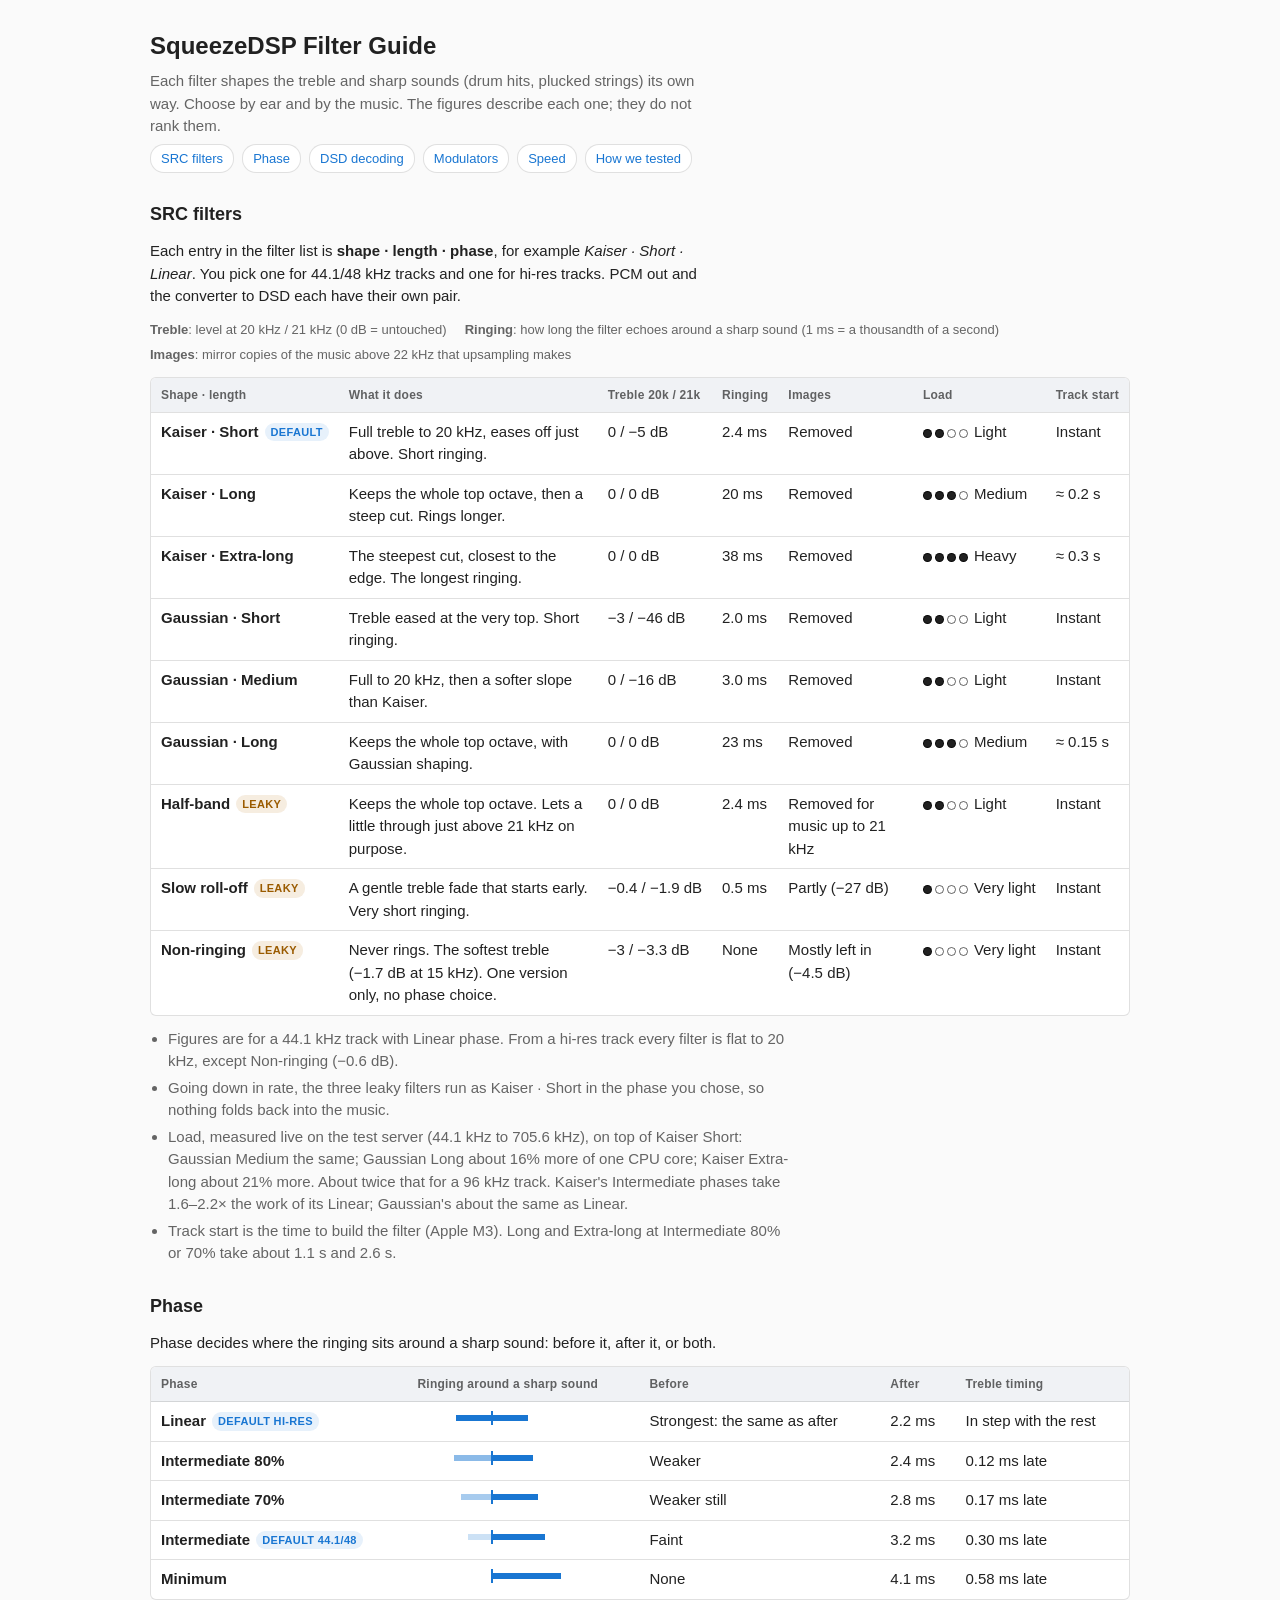
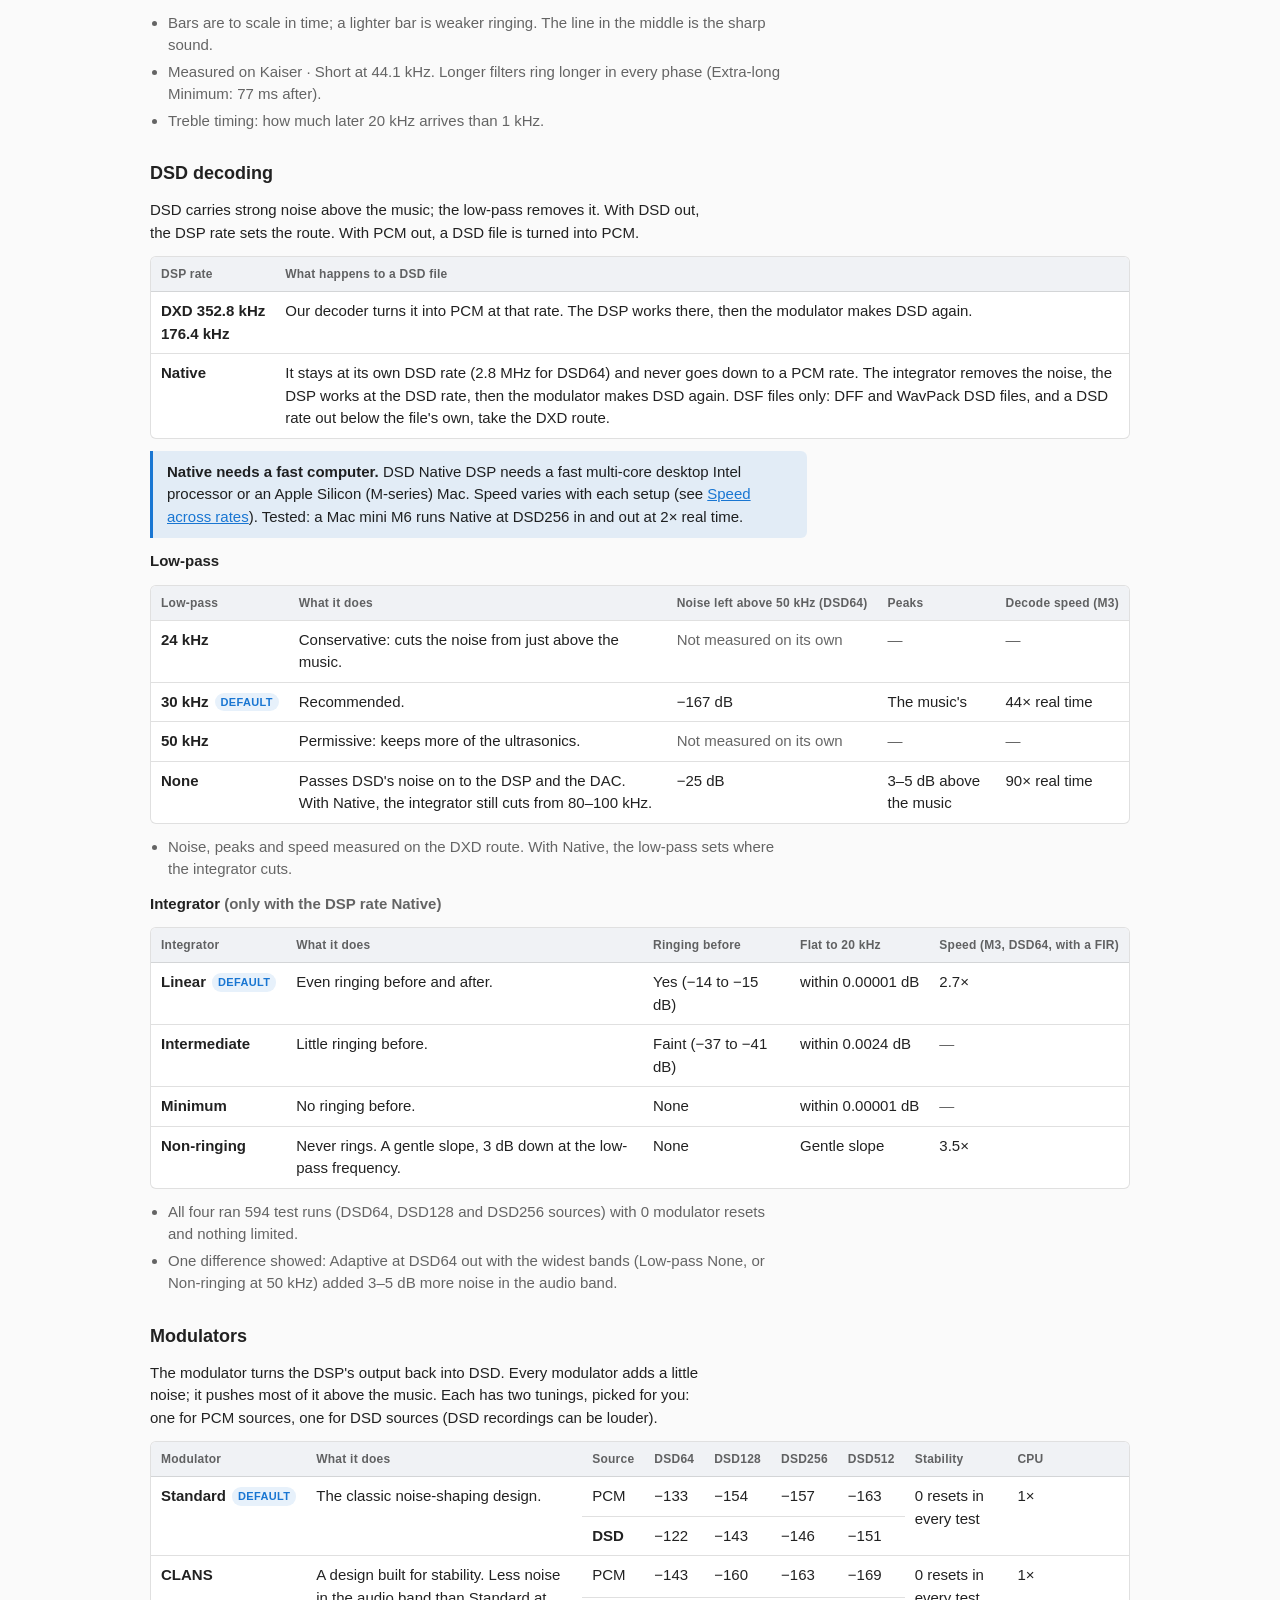
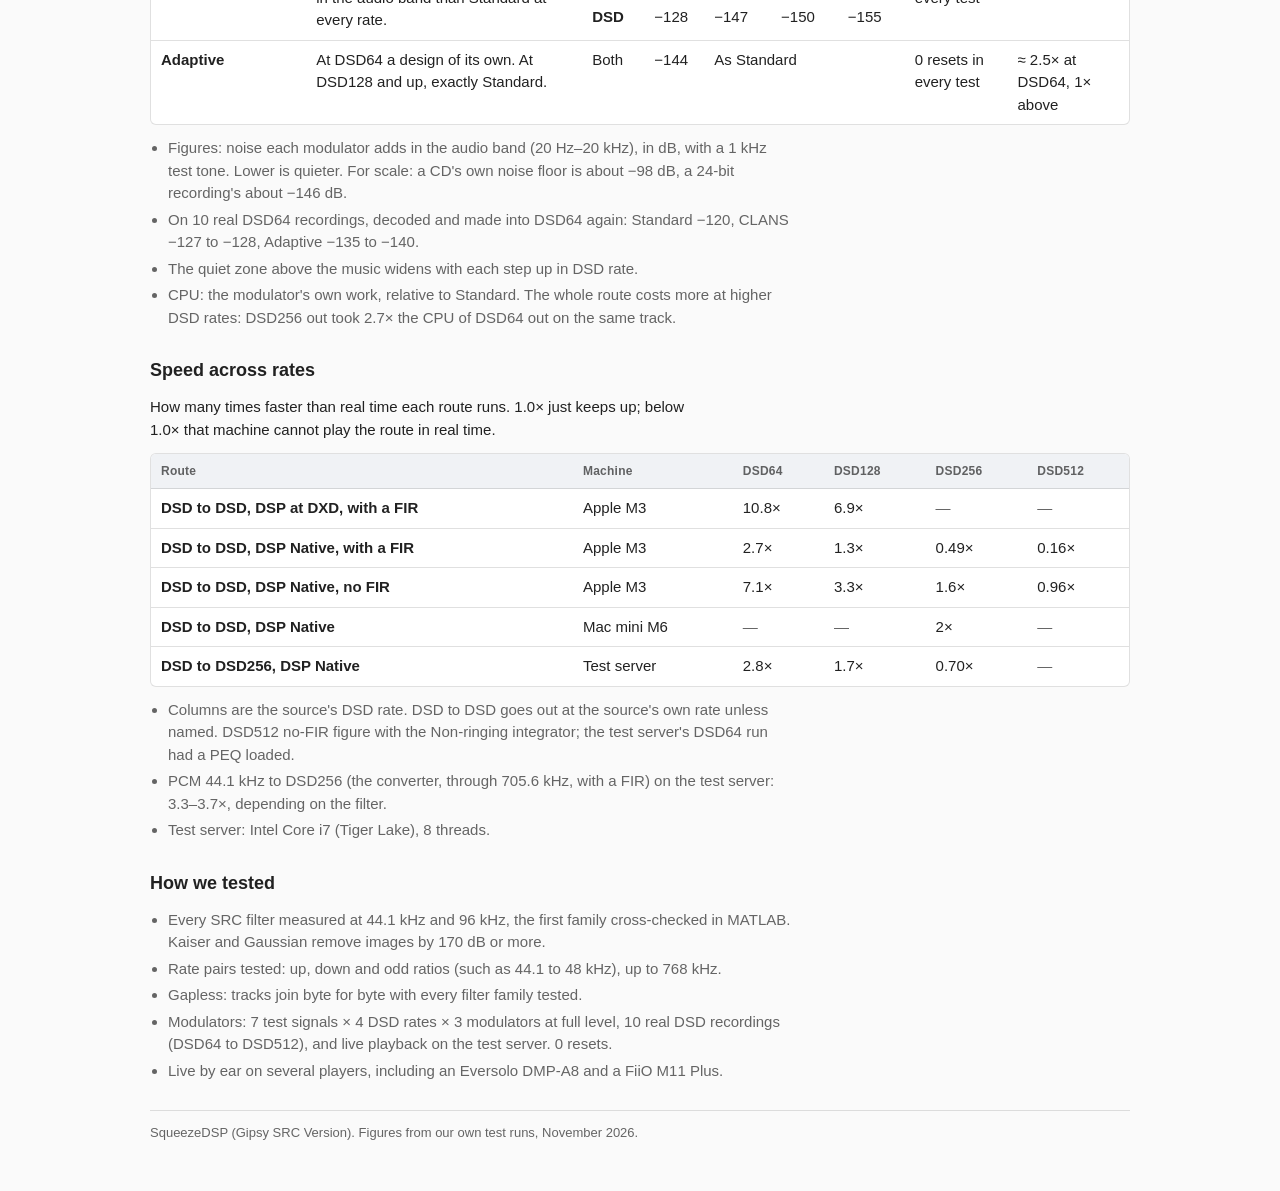
<file: SqueezeDSP/HTML/EN/plugins/SqueezeDSP/filters.html>
<!doctype html>
<html lang="en">
<head>
<meta charset="utf-8">
<meta name="viewport" content="width=device-width, initial-scale=1">
<!-- The filter guide, linked from both pages. The same text is published as the shareable copy:
     edit both together (Simon 2026-11-23). -->
<title>SqueezeDSP Filter Guide</title>
<style>
/* Layout: one reading column of tables, Material's own greys and blue so it sits beside the plugin's pages. */
:root {
  --bg: #fafafa; --card: #ffffff; --fg: rgba(0,0,0,0.87); --dim: rgba(0,0,0,0.6);
  --line: rgba(0,0,0,0.12); --head: #f0f2f5; --accent: #1976d2; --chip: rgba(25,118,210,0.10);
  --leak: #9a5b00; --leakbg: rgba(178,106,0,0.12);
  --font: Roboto, -apple-system, BlinkMacSystemFont, "Segoe UI", "Helvetica Neue", Arial, sans-serif;
}
@media (prefers-color-scheme: dark) { :root:not([data-theme="light"]) {
  --bg: #212121; --card: #2b2b2b; --fg: #ffffff; --dim: rgba(255,255,255,0.64);
  --line: rgba(255,255,255,0.12); --head: #333538; --accent: #82b1ff; --chip: rgba(130,177,255,0.14);
  --leak: #ffb74d; --leakbg: rgba(255,183,77,0.14); color-scheme: dark } }
:root[data-theme="dark"] {
  --bg: #212121; --card: #2b2b2b; --fg: #ffffff; --dim: rgba(255,255,255,0.64);
  --line: rgba(255,255,255,0.12); --head: #333538; --accent: #82b1ff; --chip: rgba(130,177,255,0.14);
  --leak: #ffb74d; --leakbg: rgba(255,183,77,0.14); color-scheme: dark }
body { background: var(--bg); color: var(--fg); font: 15px/1.5 var(--font); }
.wrap { max-width: 980px; margin: 0 auto; padding-block: 20px 40px;
  padding-left: max(16px, env(safe-area-inset-left, 0px)); padding-right: max(16px, env(safe-area-inset-right, 0px));
  display: grid; gap: 28px; }
header { display: grid; gap: 6px; }
h1 { font-size: 24px; font-weight: 600; margin: 0; text-wrap: balance; }
h2 { font-size: 18px; font-weight: 600; margin: 0; text-wrap: balance; }
h3 { font-size: 15px; font-weight: 600; margin: 0; }
p { margin: 0; max-width: 68ch; }
.lead { color: var(--dim); }
nav { display: flex; flex-wrap: wrap; gap: 8px; }
nav a { color: var(--accent); text-decoration: none; padding: 4px 10px; border: 1px solid var(--line);
  border-radius: 14px; font-size: 13px; background: var(--card); }
nav a:hover, nav a:focus-visible { border-color: var(--accent); outline: none; }
section { display: grid; gap: 12px; min-width: 0; scroll-margin-top: 12px; }
.tbl { overflow-x: auto; border: 1px solid var(--line); border-radius: 6px; background: var(--card); }
table { border-collapse: collapse; width: 100%; font-variant-numeric: tabular-nums; }
th, td { text-align: left; vertical-align: top; padding: 8px 10px; border-bottom: 1px solid var(--line); }
tbody tr:last-child td { border-bottom: 0; }
th { background: var(--head); font-size: 12px; font-weight: 600; letter-spacing: 0.02em; color: var(--dim);
  white-space: nowrap; }
td.n { white-space: nowrap; }
td:first-child { font-weight: 600; white-space: nowrap; }
.chip { display: inline-block; font-size: 11px; font-weight: 600; letter-spacing: 0.03em; padding: 1px 6px;
  border-radius: 9px; background: var(--chip); color: var(--accent); margin-left: 6px; vertical-align: 1px; }
.chip.leak { background: var(--leakbg); color: var(--leak); }
.meter { display: inline-flex; gap: 3px; vertical-align: -1px; margin-right: 6px; }
.meter i { width: 7px; height: 7px; border-radius: 50%; border: 1px solid var(--dim); }
.meter i.on { background: var(--fg); border-color: var(--fg); }
.dim { color: var(--dim); }
.notes { display: grid; gap: 4px; padding-left: 18px; margin: 0; color: var(--dim); max-width: 75ch; }
.callout { border-left: 3px solid var(--accent); background: var(--chip); padding: 10px 14px; border-radius: 0 6px 6px 0; max-width: 75ch; }
.callout a { color: var(--accent); }
.ring { color: var(--accent); display: block; }
.key { display: flex; flex-wrap: wrap; gap: 6px 18px; color: var(--dim); font-size: 13px; }
footer { color: var(--dim); font-size: 13px; border-top: 1px solid var(--line); padding-top: 12px; }
@media (max-width: 520px) { h1 { font-size: 21px; } th, td { padding: 7px 8px; } }
</style>
</head>
<body>

<div class="wrap">
<header>
  <h1>SqueezeDSP Filter Guide</h1>
  <p class="lead">Each filter shapes the treble and sharp sounds (drum hits, plucked strings) its own way. Choose by ear and by the music. The figures describe each one; they do not rank them.</p>
  <nav aria-label="Sections">
    <a href="#src">SRC filters</a><a href="#phase">Phase</a><a href="#dsd">DSD decoding</a>
    <a href="#mod">Modulators</a><a href="#speed">Speed</a><a href="#tests">How we tested</a>
  </nav>
</header>

<section id="src">
  <h2>SRC filters</h2>
  <p>Each entry in the filter list is <b>shape · length · phase</b>, for example <i>Kaiser · Short · Linear</i>. You pick one for 44.1/48 kHz tracks and one for hi-res tracks. PCM out and the converter to DSD each have their own pair.</p>
  <div class="key"><span><b>Treble</b>: level at 20 kHz / 21 kHz (0 dB = untouched)</span><span><b>Ringing</b>: how long the filter echoes around a sharp sound (1 ms = a thousandth of a second)</span><span><b>Images</b>: mirror copies of the music above 22 kHz that upsampling makes</span></div>
  <div class="tbl"><table>
    <thead><tr><th>Shape · length</th><th>What it does</th><th>Treble 20k / 21k</th><th>Ringing</th><th>Images</th><th>Load</th><th>Track start</th></tr></thead>
    <tbody>
      <tr><td>Kaiser · Short<span class="chip">DEFAULT</span></td><td>Full treble to 20 kHz, eases off just above. Short ringing.</td><td class="n">0 / −5 dB</td><td class="n">2.4 ms</td><td>Removed</td><td class="n"><span class="meter"><i class="on"></i><i class="on"></i><i></i><i></i></span>Light</td><td class="n">Instant</td></tr>
      <tr><td>Kaiser · Long</td><td>Keeps the whole top octave, then a steep cut. Rings longer.</td><td class="n">0 / 0 dB</td><td class="n">20 ms</td><td>Removed</td><td class="n"><span class="meter"><i class="on"></i><i class="on"></i><i class="on"></i><i></i></span>Medium</td><td class="n">≈ 0.2 s</td></tr>
      <tr><td>Kaiser · Extra-long</td><td>The steepest cut, closest to the edge. The longest ringing.</td><td class="n">0 / 0 dB</td><td class="n">38 ms</td><td>Removed</td><td class="n"><span class="meter"><i class="on"></i><i class="on"></i><i class="on"></i><i class="on"></i></span>Heavy</td><td class="n">≈ 0.3 s</td></tr>
      <tr><td>Gaussian · Short</td><td>Treble eased at the very top. Short ringing.</td><td class="n">−3 / −46 dB</td><td class="n">2.0 ms</td><td>Removed</td><td class="n"><span class="meter"><i class="on"></i><i class="on"></i><i></i><i></i></span>Light</td><td class="n">Instant</td></tr>
      <tr><td>Gaussian · Medium</td><td>Full to 20 kHz, then a softer slope than Kaiser.</td><td class="n">0 / −16 dB</td><td class="n">3.0 ms</td><td>Removed</td><td class="n"><span class="meter"><i class="on"></i><i class="on"></i><i></i><i></i></span>Light</td><td class="n">Instant</td></tr>
      <tr><td>Gaussian · Long</td><td>Keeps the whole top octave, with Gaussian shaping.</td><td class="n">0 / 0 dB</td><td class="n">23 ms</td><td>Removed</td><td class="n"><span class="meter"><i class="on"></i><i class="on"></i><i class="on"></i><i></i></span>Medium</td><td class="n">≈ 0.15 s</td></tr>
      <tr><td>Half-band<span class="chip leak">LEAKY</span></td><td>Keeps the whole top octave. Lets a little through just above 21 kHz on purpose.</td><td class="n">0 / 0 dB</td><td class="n">2.4 ms</td><td>Removed for music up to 21 kHz</td><td class="n"><span class="meter"><i class="on"></i><i class="on"></i><i></i><i></i></span>Light</td><td class="n">Instant</td></tr>
      <tr><td>Slow roll-off<span class="chip leak">LEAKY</span></td><td>A gentle treble fade that starts early. Very short ringing.</td><td class="n">−0.4 / −1.9 dB</td><td class="n">0.5 ms</td><td>Partly (−27 dB)</td><td class="n"><span class="meter"><i class="on"></i><i></i><i></i><i></i></span>Very light</td><td class="n">Instant</td></tr>
      <tr><td>Non-ringing<span class="chip leak">LEAKY</span></td><td>Never rings. The softest treble (−1.7 dB at 15 kHz). One version only, no phase choice.</td><td class="n">−3 / −3.3 dB</td><td class="n">None</td><td>Mostly left in (−4.5 dB)</td><td class="n"><span class="meter"><i class="on"></i><i></i><i></i><i></i></span>Very light</td><td class="n">Instant</td></tr>
    </tbody>
  </table></div>
  <ul class="notes">
    <li>Figures are for a 44.1 kHz track with Linear phase. From a hi-res track every filter is flat to 20 kHz, except Non-ringing (−0.6 dB).</li>
    <li>Going down in rate, the three leaky filters run as Kaiser · Short in the phase you chose, so nothing folds back into the music.</li>
    <li>Load, measured live on the test server (44.1 kHz to 705.6 kHz), on top of Kaiser Short: Gaussian Medium the same; Gaussian Long about 16% more of one CPU core; Kaiser Extra-long about 21% more. About twice that for a 96 kHz track. Kaiser's Intermediate phases take 1.6–2.2× the work of its Linear; Gaussian's about the same as Linear.</li>
    <li>Track start is the time to build the filter (Apple M3). Long and Extra-long at Intermediate 80% or 70% take about 1.1 s and 2.6 s.</li>
  </ul>
</section>

<section id="phase">
  <h2>Phase</h2>
  <p>Phase decides where the ringing sits around a sharp sound: before it, after it, or both.</p>
  <div class="tbl"><table>
    <thead><tr><th>Phase</th><th>Ringing around a sharp sound</th><th>Before</th><th>After</th><th>Treble timing</th></tr></thead>
    <tbody>
      <tr><td>Linear<span class="chip">DEFAULT HI-RES</span></td><td><svg class="ring" width="150" height="16" viewBox="0 0 150 16" role="img" aria-label="Equal ringing before and after"><rect x="39" y="5" width="36" height="6" fill="currentColor"/><rect x="75" y="5" width="36" height="6" fill="currentColor"/><rect x="74" y="1" width="2" height="14" fill="currentColor"/></svg></td><td>Strongest: the same as after</td><td class="n">2.2 ms</td><td>In step with the rest</td></tr>
      <tr><td>Intermediate 80%</td><td><svg class="ring" width="150" height="16" viewBox="0 0 150 16" role="img" aria-label="Weaker ringing before"><rect x="37" y="5" width="38" height="6" fill="currentColor" fill-opacity="0.5"/><rect x="75" y="5" width="41" height="6" fill="currentColor"/><rect x="74" y="1" width="2" height="14" fill="currentColor"/></svg></td><td>Weaker</td><td class="n">2.4 ms</td><td class="n">0.12 ms late</td></tr>
      <tr><td>Intermediate 70%</td><td><svg class="ring" width="150" height="16" viewBox="0 0 150 16" role="img" aria-label="Weaker still before"><rect x="44" y="5" width="31" height="6" fill="currentColor" fill-opacity="0.38"/><rect x="75" y="5" width="46" height="6" fill="currentColor"/><rect x="74" y="1" width="2" height="14" fill="currentColor"/></svg></td><td>Weaker still</td><td class="n">2.8 ms</td><td class="n">0.17 ms late</td></tr>
      <tr><td>Intermediate<span class="chip">DEFAULT 44.1/48</span></td><td><svg class="ring" width="150" height="16" viewBox="0 0 150 16" role="img" aria-label="Faint ringing before"><rect x="51" y="5" width="24" height="6" fill="currentColor" fill-opacity="0.22"/><rect x="75" y="5" width="53" height="6" fill="currentColor"/><rect x="74" y="1" width="2" height="14" fill="currentColor"/></svg></td><td>Faint</td><td class="n">3.2 ms</td><td class="n">0.30 ms late</td></tr>
      <tr><td>Minimum</td><td><svg class="ring" width="150" height="16" viewBox="0 0 150 16" role="img" aria-label="No ringing before"><rect x="75" y="5" width="69" height="6" fill="currentColor"/><rect x="74" y="1" width="2" height="14" fill="currentColor"/></svg></td><td>None</td><td class="n">4.1 ms</td><td class="n">0.58 ms late</td></tr>
    </tbody>
  </table></div>
  <ul class="notes">
    <li>Bars are to scale in time; a lighter bar is weaker ringing. The line in the middle is the sharp sound.</li>
    <li>Measured on Kaiser · Short at 44.1 kHz. Longer filters ring longer in every phase (Extra-long Minimum: 77 ms after).</li>
    <li>Treble timing: how much later 20 kHz arrives than 1 kHz.</li>
  </ul>
</section>

<section id="dsd">
  <h2>DSD decoding</h2>
  <p>DSD carries strong noise above the music; the low-pass removes it. With DSD out, the DSP rate sets the route. With PCM out, a DSD file is turned into PCM.</p>
  <div class="tbl"><table>
    <thead><tr><th>DSP rate</th><th>What happens to a DSD file</th></tr></thead>
    <tbody>
      <tr><td>DXD 352.8 kHz<br>176.4 kHz</td><td>Our decoder turns it into PCM at that rate. The DSP works there, then the modulator makes DSD again.</td></tr>
      <tr><td>Native</td><td>It stays at its own DSD rate (2.8 MHz for DSD64) and never goes down to a PCM rate. The integrator removes the noise, the DSP works at the DSD rate, then the modulator makes DSD again. DSF files only: DFF and WavPack DSD files, and a DSD rate out below the file's own, take the DXD route.</td></tr>
    </tbody>
  </table></div>
  <p class="callout"><b>Native needs a fast computer.</b> DSD Native DSP needs a fast multi-core desktop Intel processor or an Apple Silicon (M-series) Mac. Speed varies with each setup (see <a href="#speed">Speed across rates</a>). Tested: a Mac mini M6 runs Native at DSD256 in and out at 2× real time.</p>
  <h3>Low-pass</h3>
  <div class="tbl"><table>
    <thead><tr><th>Low-pass</th><th>What it does</th><th>Noise left above 50 kHz (DSD64)</th><th>Peaks</th><th>Decode speed (M3)</th></tr></thead>
    <tbody>
      <tr><td>24 kHz</td><td>Conservative: cuts the noise from just above the music.</td><td class="dim">Not measured on its own</td><td class="dim">—</td><td class="dim">—</td></tr>
      <tr><td>30 kHz<span class="chip">DEFAULT</span></td><td>Recommended.</td><td class="n">−167 dB</td><td>The music's</td><td class="n">44× real time</td></tr>
      <tr><td>50 kHz</td><td>Permissive: keeps more of the ultrasonics.</td><td class="dim">Not measured on its own</td><td class="dim">—</td><td class="dim">—</td></tr>
      <tr><td>None</td><td>Passes DSD's noise on to the DSP and the DAC. With Native, the integrator still cuts from 80–100 kHz.</td><td class="n">−25 dB</td><td>3–5 dB above the music</td><td class="n">90× real time</td></tr>
    </tbody>
  </table></div>
  <ul class="notes">
    <li>Noise, peaks and speed measured on the DXD route. With Native, the low-pass sets where the integrator cuts.</li>
  </ul>
  <h3>Integrator <span class="dim">(only with the DSP rate Native)</span></h3>
  <div class="tbl"><table>
    <thead><tr><th>Integrator</th><th>What it does</th><th>Ringing before</th><th>Flat to 20 kHz</th><th>Speed (M3, DSD64, with a FIR)</th></tr></thead>
    <tbody>
      <tr><td>Linear<span class="chip">DEFAULT</span></td><td>Even ringing before and after.</td><td>Yes (−14 to −15 dB)</td><td class="n">within 0.00001 dB</td><td class="n">2.7×</td></tr>
      <tr><td>Intermediate</td><td>Little ringing before.</td><td>Faint (−37 to −41 dB)</td><td class="n">within 0.0024 dB</td><td class="dim">—</td></tr>
      <tr><td>Minimum</td><td>No ringing before.</td><td>None</td><td class="n">within 0.00001 dB</td><td class="dim">—</td></tr>
      <tr><td>Non-ringing</td><td>Never rings. A gentle slope, 3 dB down at the low-pass frequency.</td><td>None</td><td>Gentle slope</td><td class="n">3.5×</td></tr>
    </tbody>
  </table></div>
  <ul class="notes">
    <li>All four ran 594 test runs (DSD64, DSD128 and DSD256 sources) with 0 modulator resets and nothing limited.</li>
    <li>One difference showed: Adaptive at DSD64 out with the widest bands (Low-pass None, or Non-ringing at 50 kHz) added 3–5 dB more noise in the audio band.</li>
  </ul>
</section>

<section id="mod">
  <h2>Modulators</h2>
  <p>The modulator turns the DSP's output back into DSD. Every modulator adds a little noise; it pushes most of it above the music. Each has two tunings, picked for you: one for PCM sources, one for DSD sources (DSD recordings can be louder).</p>
  <div class="tbl"><table>
    <thead><tr><th>Modulator</th><th>What it does</th><th>Source</th><th>DSD64</th><th>DSD128</th><th>DSD256</th><th>DSD512</th><th>Stability</th><th>CPU</th></tr></thead>
    <tbody>
      <tr><td rowspan="2">Standard<span class="chip">DEFAULT</span></td><td rowspan="2">The classic noise-shaping design.</td><td>PCM</td><td class="n">−133</td><td class="n">−154</td><td class="n">−157</td><td class="n">−163</td><td rowspan="2">0 resets in every test</td><td rowspan="2">1×</td></tr>
      <tr><td>DSD</td><td class="n">−122</td><td class="n">−143</td><td class="n">−146</td><td class="n">−151</td></tr>
      <tr><td rowspan="2">CLANS</td><td rowspan="2">A design built for stability. Less noise in the audio band than Standard at every rate.</td><td>PCM</td><td class="n">−143</td><td class="n">−160</td><td class="n">−163</td><td class="n">−169</td><td rowspan="2">0 resets in every test</td><td rowspan="2">1×</td></tr>
      <tr><td>DSD</td><td class="n">−128</td><td class="n">−147</td><td class="n">−150</td><td class="n">−155</td></tr>
      <tr><td>Adaptive</td><td>At DSD64 a design of its own. At DSD128 and up, exactly Standard.</td><td>Both</td><td class="n">−144</td><td colspan="3">As Standard</td><td>0 resets in every test</td><td>≈ 2.5× at DSD64, 1× above</td></tr>
    </tbody>
  </table></div>
  <ul class="notes">
    <li>Figures: noise each modulator adds in the audio band (20 Hz–20 kHz), in dB, with a 1 kHz test tone. Lower is quieter. For scale: a CD's own noise floor is about −98 dB, a 24-bit recording's about −146 dB.</li>
    <li>On 10 real DSD64 recordings, decoded and made into DSD64 again: Standard −120, CLANS −127 to −128, Adaptive −135 to −140.</li>
    <li>The quiet zone above the music widens with each step up in DSD rate.</li>
    <li>CPU: the modulator's own work, relative to Standard. The whole route costs more at higher DSD rates: DSD256 out took 2.7× the CPU of DSD64 out on the same track.</li>
  </ul>
</section>

<section id="speed">
  <h2>Speed across rates</h2>
  <p>How many times faster than real time each route runs. 1.0× just keeps up; below 1.0× that machine cannot play the route in real time.</p>
  <div class="tbl"><table>
    <thead><tr><th>Route</th><th>Machine</th><th>DSD64</th><th>DSD128</th><th>DSD256</th><th>DSD512</th></tr></thead>
    <tbody>
      <tr><td>DSD to DSD, DSP at DXD, with a FIR</td><td>Apple M3</td><td class="n">10.8×</td><td class="n">6.9×</td><td class="dim">—</td><td class="dim">—</td></tr>
      <tr><td>DSD to DSD, DSP Native, with a FIR</td><td>Apple M3</td><td class="n">2.7×</td><td class="n">1.3×</td><td class="n">0.49×</td><td class="n">0.16×</td></tr>
      <tr><td>DSD to DSD, DSP Native, no FIR</td><td>Apple M3</td><td class="n">7.1×</td><td class="n">3.3×</td><td class="n">1.6×</td><td class="n">0.96×</td></tr>
      <tr><td>DSD to DSD, DSP Native</td><td>Mac mini M6</td><td class="dim">—</td><td class="dim">—</td><td class="n">2×</td><td class="dim">—</td></tr>
      <tr><td>DSD to DSD256, DSP Native</td><td>Test server</td><td class="n">2.8×</td><td class="n">1.7×</td><td class="n">0.70×</td><td class="dim">—</td></tr>
    </tbody>
  </table></div>
  <ul class="notes">
    <li>Columns are the source's DSD rate. DSD to DSD goes out at the source's own rate unless named. DSD512 no-FIR figure with the Non-ringing integrator; the test server's DSD64 run had a PEQ loaded.</li>
    <li>PCM 44.1 kHz to DSD256 (the converter, through 705.6 kHz, with a FIR) on the test server: 3.3–3.7×, depending on the filter.</li>
    <li>Test server: Intel Core i7 (Tiger Lake), 8 threads.</li>
  </ul>
</section>

<section id="tests">
  <h2>How we tested</h2>
  <ul class="notes">
    <li>Every SRC filter measured at 44.1 kHz and 96 kHz, the first family cross-checked in MATLAB. Kaiser and Gaussian remove images by 170 dB or more.</li>
    <li>Rate pairs tested: up, down and odd ratios (such as 44.1 to 48 kHz), up to 768 kHz.</li>
    <li>Gapless: tracks join byte for byte with every filter family tested.</li>
    <li>Modulators: 7 test signals × 4 DSD rates × 3 modulators at full level, 10 real DSD recordings (DSD64 to DSD512), and live playback on the test server. 0 resets.</li>
    <li>Live by ear on several players, including an Eversolo DMP-A8 and a FiiO M11 Plus.</li>
  </ul>
</section>

<footer>SqueezeDSP (Gipsy SRC Version). Figures from our own test runs, November 2026.</footer>
</div>
</body>
</html>
</file>
